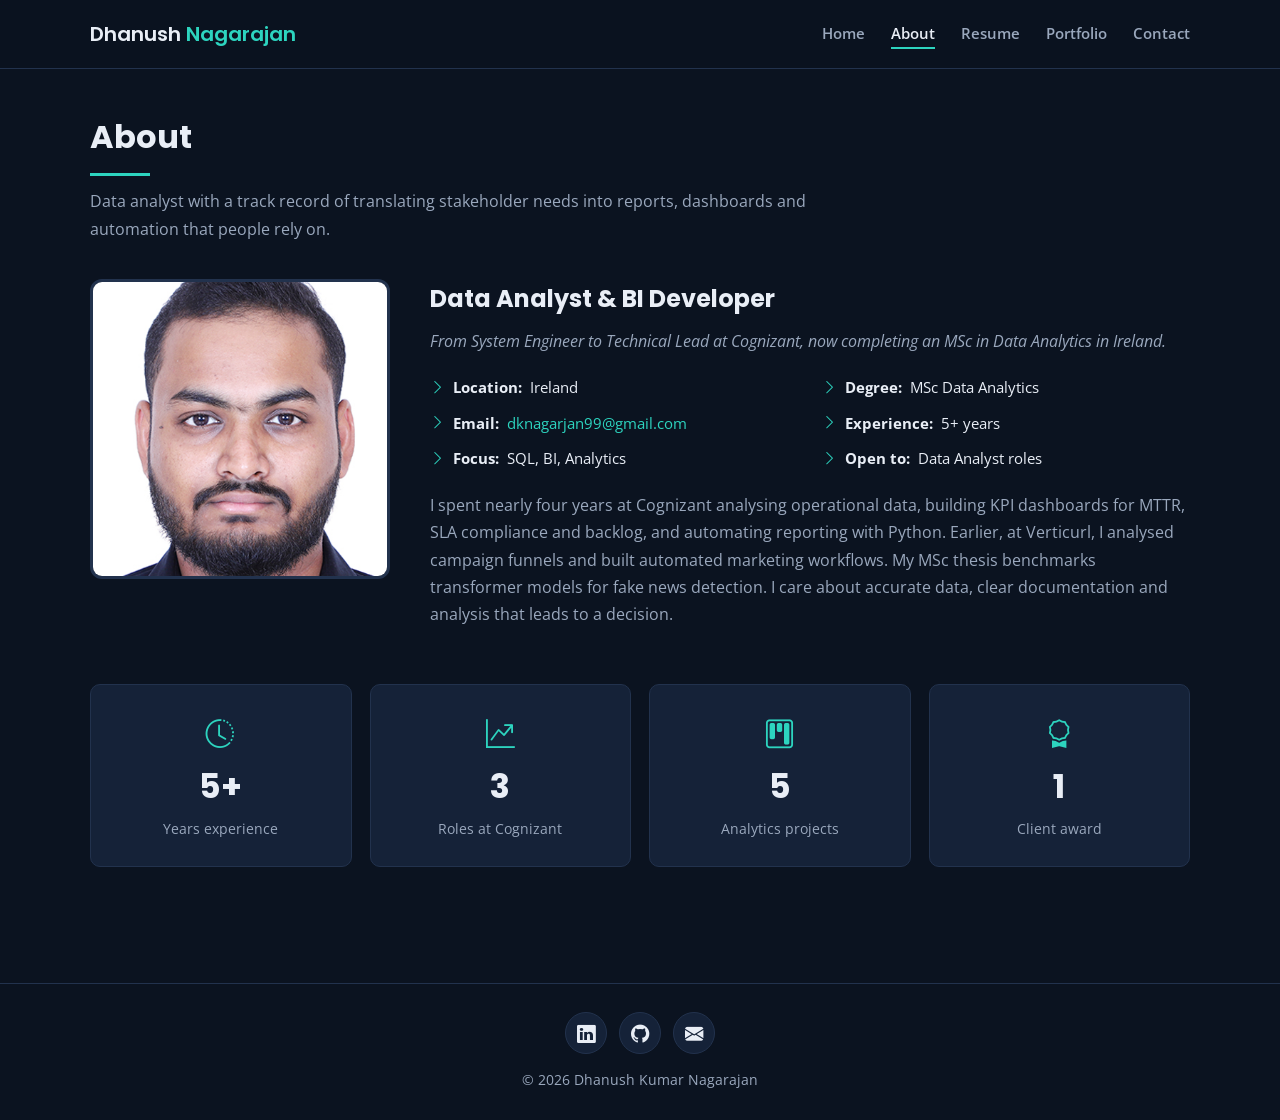
<file: about.html>
<!DOCTYPE html>
<html lang="en">
<head>
  <meta charset="UTF-8">
  <meta name="viewport" content="width=device-width, initial-scale=1.0">
  <title>About | Dhanush Kumar Nagarajan</title>
  <meta name="description" content="Data analyst with 5+ years in SQL, R, Python, Tableau and Power BI. MSc Data Analytics, TUS 2026.">
  <meta property="og:title" content="Dhanush Kumar Nagarajan | Data Analyst">
  <meta property="og:description" content="Data analyst with 5+ years in SQL, R, Python, Tableau and Power BI. MSc Data Analytics, TUS 2026.">
  <meta property="og:image" content="profile.jpg">
  <link rel="icon" href="data:image/svg+xml,<svg xmlns='http://www.w3.org/2000/svg' viewBox='0 0 100 100'><rect width='100' height='100' rx='20' fill='%230b1320'/><text x='50' y='66' font-size='48' text-anchor='middle' fill='%232dd4bf' font-family='Arial' font-weight='bold'>DK</text></svg>">
  <link rel="preconnect" href="https://fonts.googleapis.com">
  <link rel="preconnect" href="https://fonts.gstatic.com" crossorigin>
  <link href="https://fonts.googleapis.com/css2?family=Open+Sans:ital,wght@0,400;0,600;1,400&family=Poppins:wght@400;600;700&display=swap" rel="stylesheet">
  <link rel="stylesheet" href="https://cdn.jsdelivr.net/npm/bootstrap-icons@1.11.3/font/bootstrap-icons.min.css">
  <link rel="stylesheet" href="style.css">
</head>
<body>

<header class="header">
  <div class="container header-inner">
    <a href="index.html" class="brand">Dhanush <span>Nagarajan</span></a>
    <nav class="nav">
      <ul>
        <li><a href="index.html">Home</a></li>
        <li><a href="about.html">About</a></li>
        <li><a href="resume.html">Resume</a></li>
        <li><a href="portfolio.html">Portfolio</a></li>
        <li><a href="contact.html">Contact</a></li>
      </ul>
    </nav>
    <button class="menu-btn" aria-label="Menu"><i class="bi bi-list"></i></button>
  </div>
</header>

<main class="page">
  <div class="container">

    <section class="block reveal">
      <div class="section-title">
        <h2>About</h2>
        <p>Data analyst with a track record of translating stakeholder needs into reports, dashboards and automation that people rely on.</p>
      </div>
      <div class="about">
        <div class="about-photo">
          <img src="profile.jpg" alt="Dhanush Kumar Nagarajan"
               onerror="this.replaceWith(Object.assign(document.createElement('div'),{className:'initials',textContent:'DK'}))">
        </div>
        <div>
          <h3>Data Analyst &amp; BI Developer</h3>
          <p class="intro">From System Engineer to Technical Lead at Cognizant, now completing an MSc in Data Analytics in Ireland.</p>
          <ul class="facts">
            <li><i class="bi bi-chevron-right"></i><strong>Location:</strong> Ireland</li>
            <li><i class="bi bi-chevron-right"></i><strong>Degree:</strong> MSc Data Analytics</li>
            <li><i class="bi bi-chevron-right"></i><strong>Email:</strong> <a href="mailto:dknagarjan99@gmail.com">dknagarjan99@gmail.com</a></li>
            <li><i class="bi bi-chevron-right"></i><strong>Experience:</strong> 5+ years</li>
            <li><i class="bi bi-chevron-right"></i><strong>Focus:</strong> SQL, BI, Analytics</li>
            <li><i class="bi bi-chevron-right"></i><strong>Open to:</strong> Data Analyst roles</li>
          </ul>
          <p style="color:var(--muted)">I spent nearly four years at Cognizant analysing operational data, building KPI dashboards for MTTR, SLA compliance and backlog, and automating reporting with Python. Earlier, at Verticurl, I analysed campaign funnels and built automated marketing workflows. My MSc thesis benchmarks transformer models for fake news detection. I care about accurate data, clear documentation and analysis that leads to a decision.</p>
        </div>
      </div>
    </section>

    <section class="block reveal">
      <div class="stats">
        <div class="stat"><i class="bi bi-clock-history"></i><span class="num">5+</span><span>Years experience</span></div>
        <div class="stat"><i class="bi bi-graph-up-arrow"></i><span class="num">3</span><span>Roles at Cognizant</span></div>
        <div class="stat"><i class="bi bi-kanban"></i><span class="num">5</span><span>Analytics projects</span></div>
        <div class="stat"><i class="bi bi-award"></i><span class="num">1</span><span>Client award</span></div>
      </div>
    </section>

  </div>
</main>
<footer class="footer">
  <div class="container">
    <div class="social">
  <a href="https://linkedin.com/in/dhanush-kumar-nagarajan" target="_blank" rel="noopener" aria-label="LinkedIn"><i class="bi bi-linkedin"></i></a>
  <a href="https://github.com/dhanushknagarajan" target="_blank" rel="noopener" aria-label="GitHub"><i class="bi bi-github"></i></a>
  <a href="mailto:dknagarjan99@gmail.com" aria-label="Email"><i class="bi bi-envelope-fill"></i></a>
</div>
    <p>&copy; <span class="yr">2026</span> Dhanush Kumar Nagarajan</p>
  </div>
</footer>

<script src="main.js"></script>
</body>
</html>
</file>
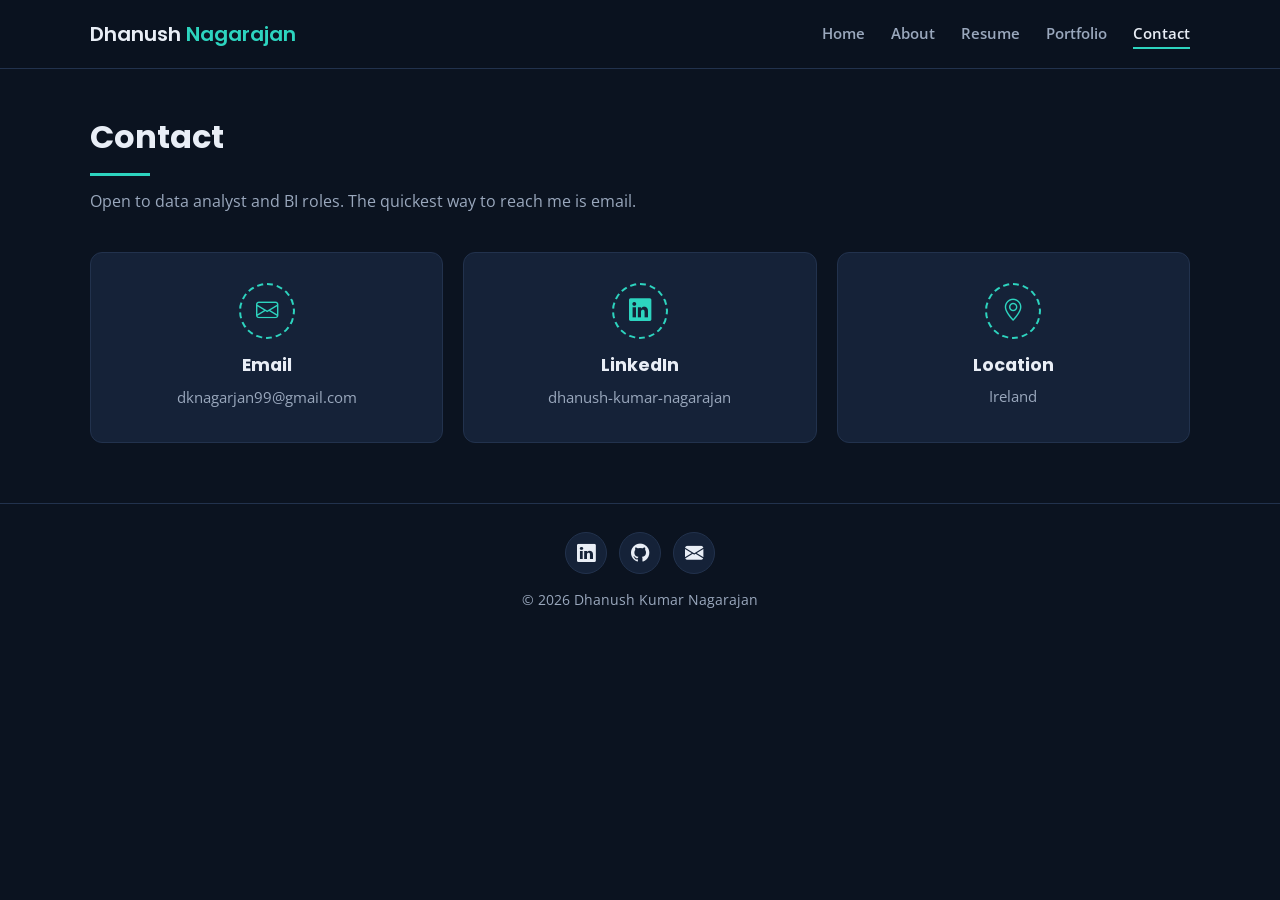
<file: contact.html>
<!DOCTYPE html>
<html lang="en">
<head>
  <meta charset="UTF-8">
  <meta name="viewport" content="width=device-width, initial-scale=1.0">
  <title>Contact | Dhanush Kumar Nagarajan</title>
  <meta name="description" content="Data analyst with 5+ years in SQL, R, Python, Tableau and Power BI. MSc Data Analytics, TUS 2026.">
  <meta property="og:title" content="Dhanush Kumar Nagarajan | Data Analyst">
  <meta property="og:description" content="Data analyst with 5+ years in SQL, R, Python, Tableau and Power BI. MSc Data Analytics, TUS 2026.">
  <meta property="og:image" content="assets/profile.jpg">
  <link rel="icon" href="data:image/svg+xml,<svg xmlns='http://www.w3.org/2000/svg' viewBox='0 0 100 100'><rect width='100' height='100' rx='20' fill='%230b1320'/><text x='50' y='66' font-size='48' text-anchor='middle' fill='%232dd4bf' font-family='Arial' font-weight='bold'>DK</text></svg>">
  <link rel="preconnect" href="https://fonts.googleapis.com">
  <link rel="preconnect" href="https://fonts.gstatic.com" crossorigin>
  <link href="https://fonts.googleapis.com/css2?family=Open+Sans:ital,wght@0,400;0,600;1,400&family=Poppins:wght@400;600;700&display=swap" rel="stylesheet">
  <link rel="stylesheet" href="https://cdn.jsdelivr.net/npm/bootstrap-icons@1.11.3/font/bootstrap-icons.min.css">
  <link rel="stylesheet" href="style.css">
</head>
<body>

<header class="header">
  <div class="container header-inner">
    <a href="index.html" class="brand">Dhanush <span>Nagarajan</span></a>
    <nav class="nav">
      <ul>
        <li><a href="index.html">Home</a></li>
        <li><a href="about.html">About</a></li>
        <li><a href="resume.html">Resume</a></li>
        <li><a href="portfolio.html">Portfolio</a></li>
        <li><a href="contact.html">Contact</a></li>
      </ul>
    </nav>
    <button class="menu-btn" aria-label="Menu"><i class="bi bi-list"></i></button>
  </div>
</header>

<main class="page">
  <div class="container">
    <section class="reveal">
      <div class="section-title">
        <h2>Contact</h2>
        <p>Open to data analyst and BI roles. The quickest way to reach me is email.</p>
      </div>
      <div class="contact-grid">
        <div class="contact-card"><i class="bi bi-envelope"></i><h3>Email</h3><a href="mailto:dknagarjan99@gmail.com">dknagarjan99@gmail.com</a></div>
        <div class="contact-card"><i class="bi bi-linkedin"></i><h3>LinkedIn</h3><a href="https://linkedin.com/in/dhanush-kumar-nagarajan" target="_blank" rel="noopener">dhanush-kumar-nagarajan</a></div>
        <div class="contact-card"><i class="bi bi-geo-alt"></i><h3>Location</h3><p>Ireland</p></div>
      </div>
    </section>
  </div>
</main>
<footer class="footer">
  <div class="container">
    <div class="social">
  <a href="https://linkedin.com/in/dhanush-kumar-nagarajan" target="_blank" rel="noopener" aria-label="LinkedIn"><i class="bi bi-linkedin"></i></a>
  <a href="https://github.com/dhanushknagarajan" target="_blank" rel="noopener" aria-label="GitHub"><i class="bi bi-github"></i></a>
  <a href="mailto:dknagarjan99@gmail.com" aria-label="Email"><i class="bi bi-envelope-fill"></i></a>
</div>
    <p>&copy; <span class="yr">2026</span> Dhanush Kumar Nagarajan</p>
  </div>
</footer>

<script src="main.js"></script>
</body>
</html>
</file>
<file: style.css>
:root {
  --bg: #0b1320;
  --bg-2: #111b2c;
  --card: #152238;
  --text: #e9eef6;
  --muted: #9aa8bd;
  --line: #22324d;
  --accent: #2dd4bf;
  --accent-dark: #14b8a6;
}

* { box-sizing: border-box; margin: 0; padding: 0; }
html { scroll-behavior: smooth; }
body {
  font-family: "Open Sans", system-ui, sans-serif;
  background: var(--bg);
  color: var(--text);
  line-height: 1.7;
}
a { color: var(--accent); text-decoration: none; }
img { max-width: 100%; display: block; }
h1, h2, h3, h4 { font-family: "Poppins", sans-serif; }

.container { width: min(1100px, 100% - 32px); margin-inline: auto; }

/* ---------- HEADER / NAV ---------- */
.header {
  position: fixed; inset: 0 0 auto 0; z-index: 50;
  background: rgba(11, 19, 32, .92); backdrop-filter: blur(8px);
  border-bottom: 1px solid var(--line);
}
.header-inner { display: flex; align-items: center; justify-content: space-between; height: 68px; }
.brand { font-family: "Poppins", sans-serif; font-weight: 600; font-size: 1.25rem; color: var(--text); }
.brand span { color: var(--accent); }
.nav ul { list-style: none; display: flex; gap: 26px; }
.nav a { color: var(--muted); font-weight: 600; font-size: .92rem; position: relative; padding: 4px 0; }
.nav a:hover, .nav a.active { color: var(--text); }
.nav a.active::after, .nav a:hover::after {
  content: ""; position: absolute; left: 0; right: 0; bottom: -2px; height: 2px; background: var(--accent);
}
.menu-btn { display: none; background: none; border: 0; color: var(--text); font-size: 1.7rem; cursor: pointer; }

/* ---------- HOME HERO ---------- */
.hero {
  min-height: 100vh; display: flex; align-items: center;
  background:
    linear-gradient(135deg, rgba(11,19,32,.93), rgba(11,19,32,.75)),
    url("assets/hero-bg.jpg") center/cover no-repeat,
    radial-gradient(circle at 80% 20%, #16345a 0%, var(--bg) 60%);
}
.hero h1 { font-size: clamp(2.4rem, 6vw, 4rem); font-weight: 700; line-height: 1.15; }
.hero h2 { font-size: clamp(1.2rem, 3vw, 1.7rem); font-weight: 400; color: var(--muted); margin: 14px 0 26px; }
.hero h2 .typed { color: var(--accent); border-right: 2px solid var(--accent); padding-right: 4px; }
.hero p { max-width: 560px; color: var(--muted); margin-bottom: 30px; }

.social { display: flex; gap: 12px; }
.social a {
  width: 42px; height: 42px; border-radius: 50%; display: grid; place-items: center;
  background: var(--card); color: var(--text); font-size: 1.15rem; border: 1px solid var(--line);
  transition: .2s;
}
.social a:hover { background: var(--accent); color: var(--bg); border-color: var(--accent); }

.btn {
  display: inline-block; padding: 11px 26px; border-radius: 50px; font-weight: 600; font-size: .92rem;
  border: 2px solid var(--accent); color: var(--accent); transition: .2s;
}
.btn:hover, .btn.solid { background: var(--accent); color: var(--bg); }
.btn.solid:hover { background: var(--accent-dark); border-color: var(--accent-dark); }
.btn-row { display: flex; flex-wrap: wrap; gap: 12px; margin-bottom: 30px; }

/* ---------- INNER PAGES ---------- */
.page { padding: 110px 0 60px; }
.section-title { margin-bottom: 36px; }
.section-title h2 {
  font-size: 2rem; font-weight: 700; position: relative; padding-bottom: 12px; display: inline-block;
}
.section-title h2::after {
  content: ""; position: absolute; left: 0; bottom: 0; width: 60px; height: 3px; background: var(--accent);
}
.section-title p { color: var(--muted); margin-top: 12px; max-width: 720px; }
.block { margin-bottom: 56px; }

/* ---------- ABOUT ---------- */
.about { display: grid; grid-template-columns: 300px 1fr; gap: 40px; align-items: start; }
.about-photo img, .initials {
  width: 100%; aspect-ratio: 1; object-fit: cover; border-radius: 12px; border: 3px solid var(--line);
}
.initials {
  display: grid; place-items: center; background: var(--card); color: var(--accent);
  font-family: "Poppins", sans-serif; font-size: 5rem; font-weight: 700;
}
.about h3 { font-size: 1.5rem; margin-bottom: 8px; }
.about .intro { color: var(--muted); font-style: italic; margin-bottom: 20px; }
.facts { display: grid; grid-template-columns: 1fr 1fr; gap: 10px 24px; list-style: none; margin: 20px 0; }
.facts li { display: flex; gap: 8px; font-size: .95rem; }
.facts i { color: var(--accent); }
.facts strong { white-space: nowrap; }

.stats { display: grid; grid-template-columns: repeat(4, 1fr); gap: 18px; }
.stat {
  background: var(--card); border: 1px solid var(--line); border-radius: 10px; padding: 24px; text-align: center;
}
.stat i { font-size: 1.8rem; color: var(--accent); }
.stat .num { display: block; font-family: "Poppins", sans-serif; font-size: 2.1rem; font-weight: 700; }
.stat span:last-child { color: var(--muted); font-size: .88rem; }

/* skill bars */
.skills-grid { display: grid; grid-template-columns: 1fr 1fr; gap: 6px 48px; }
.skill { margin-bottom: 18px; }
.skill-head { display: flex; justify-content: space-between; font-weight: 600; font-size: .9rem; margin-bottom: 6px; }
.skill-head span:last-child { color: var(--muted); }
.bar { height: 8px; background: var(--line); border-radius: 8px; overflow: hidden; }
.bar div { height: 100%; width: 0; background: linear-gradient(90deg, var(--accent-dark), var(--accent)); border-radius: 8px; transition: width 1.2s ease; }

/* ---------- RESUME ---------- */
.resume-cols { display: grid; grid-template-columns: 1fr 1fr; gap: 40px; }
.resume-title { font-size: 1.5rem; font-weight: 700; margin: 0 0 20px; }
.resume-item {
  position: relative; padding: 0 0 26px 24px; border-left: 2px solid var(--accent);
}
.resume-item::before {
  content: ""; position: absolute; left: -9px; top: 4px; width: 16px; height: 16px;
  border-radius: 50%; background: var(--bg); border: 2px solid var(--accent);
}
.resume-item h4 { font-size: 1.05rem; text-transform: uppercase; letter-spacing: .02em; }
.resume-item h5 {
  display: inline-block; background: var(--card); color: var(--accent); font-size: .82rem;
  padding: 3px 12px; border-radius: 4px; margin: 6px 0 10px; font-weight: 600;
}
.resume-item em { display: block; color: var(--muted); margin-bottom: 8px; font-size: .92rem; }
.resume-item ul { padding-left: 18px; color: var(--muted); font-size: .94rem; }
.resume-item li { margin-bottom: 4px; }

.skill-cats { display: grid; grid-template-columns: repeat(2, 1fr); gap: 18px; }
.skill-cat { background: var(--card); border: 1px solid var(--line); border-radius: 10px; padding: 20px; }
.skill-cat h4 { font-size: 1rem; margin-bottom: 10px; display: flex; gap: 8px; align-items: center; }
.skill-cat h4 i { color: var(--accent); }
.skill-cat ul { padding-left: 18px; color: var(--muted); font-size: .93rem; }

/* certification gallery */
.cert-grid { display: grid; grid-template-columns: repeat(3, 1fr); gap: 20px; }
.cert {
  background: var(--card); border: 1px solid var(--line); border-radius: 12px; overflow: hidden;
  transition: transform .2s, border-color .2s;
}
.cert:hover { transform: translateY(-5px); border-color: var(--accent); }
.cert-img {
  aspect-ratio: 16/10; display: grid; place-items: center; background: var(--bg-2);
  font-size: 3rem; color: var(--accent);
}
.cert-img img { width: 100%; height: 100%; object-fit: cover; }
.cert-body { padding: 16px 18px; }
.cert-body h4 { font-size: 1rem; }
.cert-body p { color: var(--muted); font-size: .86rem; }

/* ---------- PORTFOLIO ---------- */
.filters { display: flex; flex-wrap: wrap; gap: 8px; list-style: none; margin-bottom: 28px; }
.filters button {
  background: var(--card); color: var(--muted); border: 1px solid var(--line);
  padding: 7px 18px; border-radius: 50px; font-weight: 600; font-size: .86rem; cursor: pointer;
}
.filters button.active, .filters button:hover { background: var(--accent); color: var(--bg); border-color: var(--accent); }
.projects { display: grid; grid-template-columns: repeat(3, 1fr); gap: 22px; }
.project {
  background: var(--card); border: 1px solid var(--line); border-radius: 12px; overflow: hidden;
  display: flex; flex-direction: column; transition: transform .2s, border-color .2s;
}
.project:hover { transform: translateY(-5px); border-color: var(--accent); }
.project.hide { display: none; }
.project-thumb {
  aspect-ratio: 16/9; background: linear-gradient(135deg, #16345a, var(--bg-2));
  display: grid; place-items: center; font-size: 2.6rem; color: var(--accent);
}
.project-thumb img { width: 100%; height: 100%; object-fit: cover; }
.project-body { padding: 18px 20px 22px; display: flex; flex-direction: column; gap: 8px; flex: 1; }
.project-body .tag { color: var(--accent); font-size: .75rem; font-weight: 700; text-transform: uppercase; letter-spacing: .06em; }
.project-body h3 { font-size: 1.08rem; }
.project-body p { color: var(--muted); font-size: .92rem; }
.project-body .links { margin-top: auto; display: flex; gap: 16px; font-weight: 600; font-size: .88rem; }

/* ---------- CONTACT ---------- */
.contact-grid { display: grid; grid-template-columns: repeat(3, 1fr); gap: 20px; }
.contact-card {
  background: var(--card); border: 1px solid var(--line); border-radius: 12px; padding: 30px 20px; text-align: center;
}
.contact-card i {
  width: 56px; height: 56px; border-radius: 50%; display: inline-grid; place-items: center;
  border: 2px dashed var(--accent); color: var(--accent); font-size: 1.4rem; margin-bottom: 12px;
}
.contact-card h3 { font-size: 1.1rem; margin-bottom: 4px; }
.contact-card p, .contact-card a { color: var(--muted); font-size: .93rem; word-break: break-word; }
.contact-card a:hover { color: var(--accent); }

/* ---------- FOOTER ---------- */
.footer { border-top: 1px solid var(--line); padding: 28px 0; text-align: center; color: var(--muted); font-size: .88rem; }
.footer .social { justify-content: center; margin-bottom: 14px; }

/* reveal on scroll */
.reveal { opacity: 0; transform: translateY(24px); transition: opacity .7s ease, transform .7s ease; }
.reveal.in { opacity: 1; transform: none; }

/* ---------- MOBILE ---------- */
@media (max-width: 900px) {
  .projects, .cert-grid, .contact-grid { grid-template-columns: 1fr 1fr; }
  .stats { grid-template-columns: 1fr 1fr; }
}
@media (max-width: 760px) {
  .menu-btn { display: block; }
  .nav {
    position: fixed; top: 68px; left: 0; right: 0; background: var(--bg-2);
    border-bottom: 1px solid var(--line); display: none;
  }
  .nav.open { display: block; }
  .nav ul { flex-direction: column; gap: 0; padding: 8px 16px 16px; }
  .nav a { display: block; padding: 12px 0; }
  .nav a::after { display: none; }
  .about, .resume-cols, .skills-grid, .skill-cats { grid-template-columns: 1fr; }
  .about-photo { max-width: 220px; }
  .facts { grid-template-columns: 1fr; }
}
@media (max-width: 540px) {
  .projects, .cert-grid, .contact-grid { grid-template-columns: 1fr; }
}
@media (prefers-reduced-motion: reduce) {
  .reveal { opacity: 1; transform: none; transition: none; }
  .bar div { transition: none; }
}
</file>
